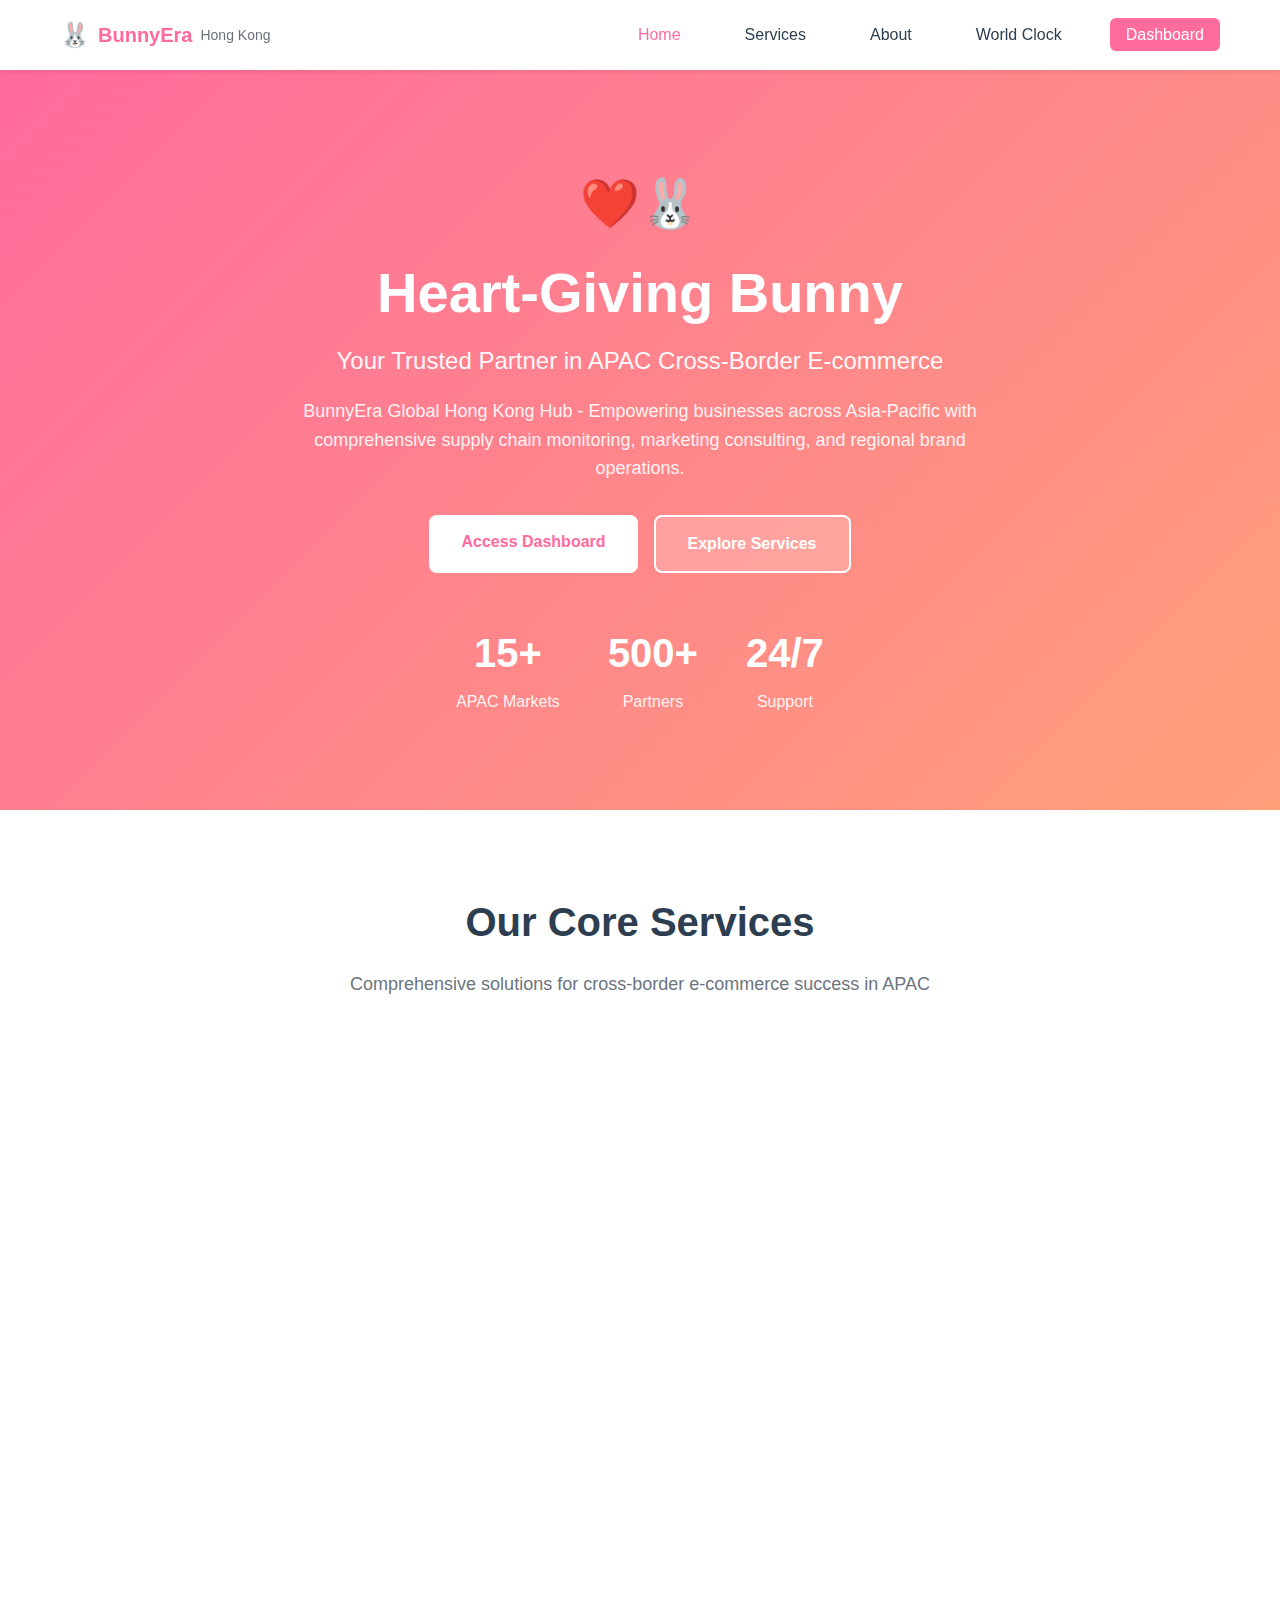
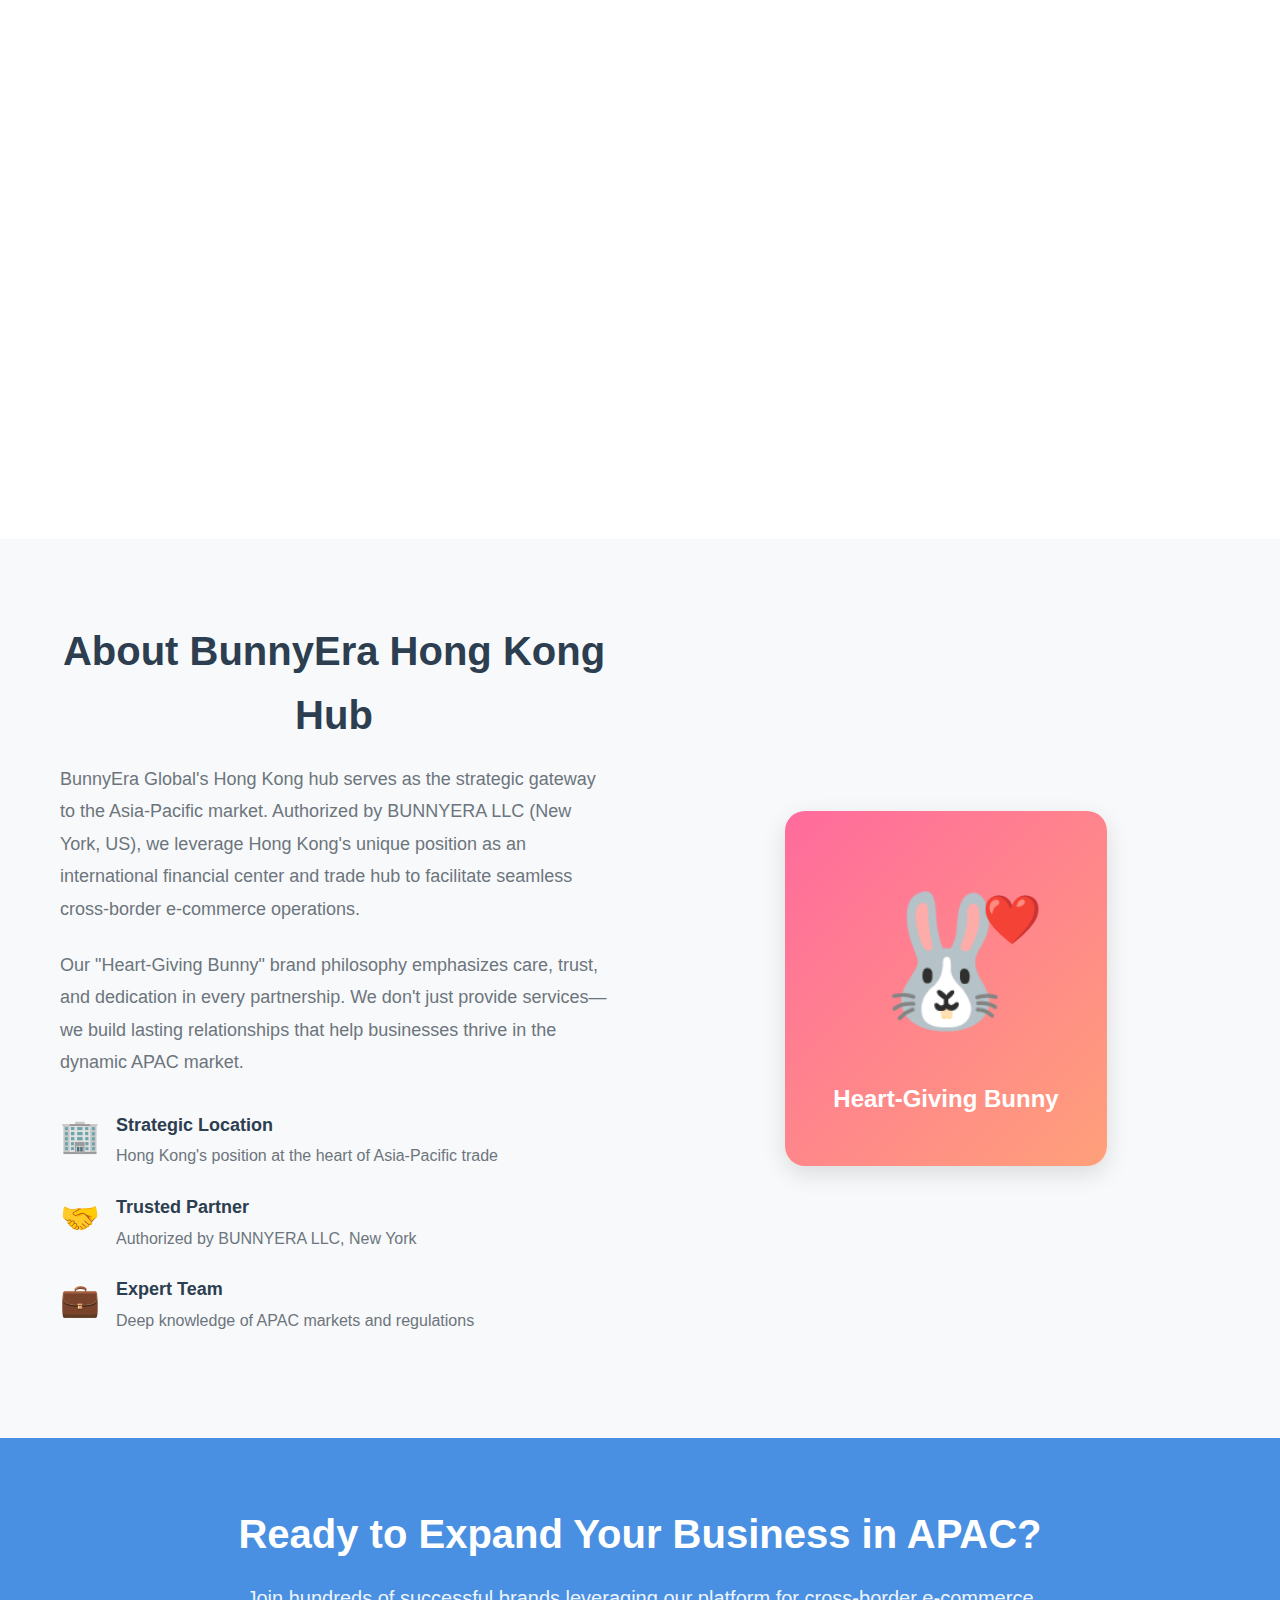
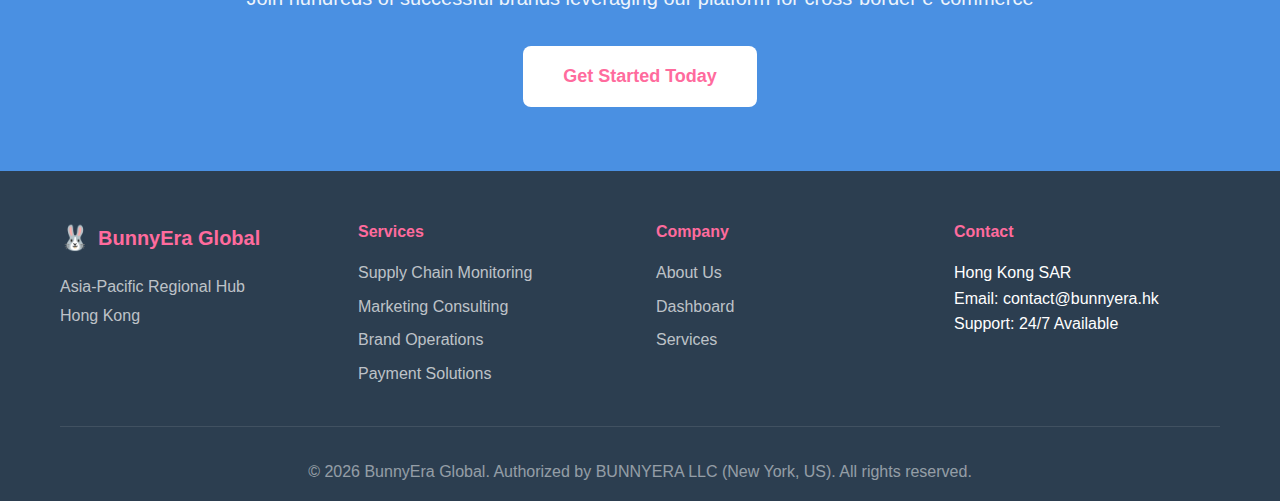
<file: index.html>
<!DOCTYPE html>
<html lang="en">
<head>
    <meta charset="UTF-8">
    <meta name="viewport" content="width=device-width, initial-scale=1.0">
    <meta name="description" content="BunnyEra Global - Hong Kong APAC Hub for Cross-Border E-commerce Solutions">
    <title>BunnyEra HK - APAC Cross-Border E-commerce Hub</title>
    <link rel="stylesheet" href="styles.css">
</head>
<body>
    <!-- Navigation -->
    <nav class="navbar">
        <div class="container">
            <div class="nav-brand">
                <span class="bunny-icon">🐰</span>
                <span class="brand-name">BunnyEra</span>
                <span class="brand-location">Hong Kong</span>
            </div>
            <ul class="nav-menu">
                <li><a href="#home" class="nav-link active">Home</a></li>
                <li><a href="#services" class="nav-link">Services</a></li>
                <li><a href="#about" class="nav-link">About</a></li>
                <li><a href="clock.html" class="nav-link">World Clock</a></li>
                <li><a href="demo/dashboard.html" class="nav-link btn-dashboard">Dashboard</a></li>
            </ul>
        </div>
    </nav>

    <!-- Hero Section -->
    <section id="home" class="hero">
        <div class="hero-content">
            <div class="hero-badge">
                <span class="bunny-heart">❤️🐰</span>
            </div>
            <h1 class="hero-title">Heart-Giving Bunny</h1>
            <p class="hero-subtitle">Your Trusted Partner in APAC Cross-Border E-commerce</p>
            <p class="hero-description">
                BunnyEra Global Hong Kong Hub - Empowering businesses across Asia-Pacific with 
                comprehensive supply chain monitoring, marketing consulting, and regional brand operations.
            </p>
            <div class="hero-buttons">
                <a href="demo/dashboard.html" class="btn btn-primary">Access Dashboard</a>
                <a href="#services" class="btn btn-secondary">Explore Services</a>
            </div>
            <div class="hero-stats">
                <div class="stat">
                    <div class="stat-value">15+</div>
                    <div class="stat-label">APAC Markets</div>
                </div>
                <div class="stat">
                    <div class="stat-value">500+</div>
                    <div class="stat-label">Partners</div>
                </div>
                <div class="stat">
                    <div class="stat-value">24/7</div>
                    <div class="stat-label">Support</div>
                </div>
            </div>
        </div>
    </section>

    <!-- Services Section -->
    <section id="services" class="services">
        <div class="container">
            <h2 class="section-title">Our Core Services</h2>
            <p class="section-subtitle">Comprehensive solutions for cross-border e-commerce success in APAC</p>
            
            <div class="services-grid">
                <div class="service-card">
                    <div class="service-icon">📦</div>
                    <h3>Supply Chain Monitoring</h3>
                    <p>Real-time tracking and optimization of your entire supply chain across Asia-Pacific markets with advanced analytics and predictive insights.</p>
                    <ul class="service-features">
                        <li>Real-time inventory tracking</li>
                        <li>Automated alerts & notifications</li>
                        <li>Cross-border logistics optimization</li>
                    </ul>
                </div>

                <div class="service-card">
                    <div class="service-icon">📊</div>
                    <h3>APAC Marketing Consulting</h3>
                    <p>Strategic marketing guidance tailored to diverse APAC markets, helping you navigate cultural nuances and consumer behaviors.</p>
                    <ul class="service-features">
                        <li>Market research & analysis</li>
                        <li>Localized marketing strategies</li>
                        <li>Campaign performance tracking</li>
                    </ul>
                </div>

                <div class="service-card">
                    <div class="service-icon">🌏</div>
                    <h3>Regional Brand Operations</h3>
                    <p>End-to-end brand management services across Hong Kong and APAC regions, ensuring consistent brand presence and growth.</p>
                    <ul class="service-features">
                        <li>Brand strategy development</li>
                        <li>Multi-channel management</li>
                        <li>Compliance & regulations</li>
                    </ul>
                </div>

                <div class="service-card">
                    <div class="service-icon">💳</div>
                    <h3>Cross-Border Payments</h3>
                    <p>Seamless payment processing solutions supporting multiple currencies and payment methods across APAC markets.</p>
                    <ul class="service-features">
                        <li>Multi-currency support</li>
                        <li>Secure payment gateway</li>
                        <li>Automated reconciliation</li>
                    </ul>
                </div>

                <div class="service-card">
                    <div class="service-icon">📱</div>
                    <h3>E-commerce Platform Integration</h3>
                    <p>Connect and synchronize with major APAC e-commerce platforms for unified operations and data management.</p>
                    <ul class="service-features">
                        <li>Multi-platform integration</li>
                        <li>Automated data sync</li>
                        <li>Unified dashboard</li>
                    </ul>
                </div>

                <div class="service-card">
                    <div class="service-icon">🎯</div>
                    <h3>Business Intelligence</h3>
                    <p>Data-driven insights and analytics to make informed decisions and optimize your cross-border operations.</p>
                    <ul class="service-features">
                        <li>Custom reports & analytics</li>
                        <li>Predictive modeling</li>
                        <li>Performance benchmarking</li>
                    </ul>
                </div>
            </div>
        </div>
    </section>

    <!-- About Section -->
    <section id="about" class="about">
        <div class="container">
            <div class="about-content">
                <div class="about-text">
                    <h2 class="section-title">About BunnyEra Hong Kong Hub</h2>
                    <p class="about-description">
                        BunnyEra Global's Hong Kong hub serves as the strategic gateway to the Asia-Pacific market. 
                        Authorized by BUNNYERA LLC (New York, US), we leverage Hong Kong's unique position as an 
                        international financial center and trade hub to facilitate seamless cross-border e-commerce operations.
                    </p>
                    <p class="about-description">
                        Our "Heart-Giving Bunny" brand philosophy emphasizes care, trust, and dedication in every 
                        partnership. We don't just provide services—we build lasting relationships that help businesses 
                        thrive in the dynamic APAC market.
                    </p>
                    
                    <div class="about-features">
                        <div class="about-feature">
                            <div class="feature-icon">🏢</div>
                            <div class="feature-content">
                                <h4>Strategic Location</h4>
                                <p>Hong Kong's position at the heart of Asia-Pacific trade</p>
                            </div>
                        </div>
                        <div class="about-feature">
                            <div class="feature-icon">🤝</div>
                            <div class="feature-content">
                                <h4>Trusted Partner</h4>
                                <p>Authorized by BUNNYERA LLC, New York</p>
                            </div>
                        </div>
                        <div class="about-feature">
                            <div class="feature-icon">💼</div>
                            <div class="feature-content">
                                <h4>Expert Team</h4>
                                <p>Deep knowledge of APAC markets and regulations</p>
                            </div>
                        </div>
                    </div>
                </div>
                
                <div class="about-visual">
                    <div class="bunny-brand">
                        <div class="bunny-large">🐰</div>
                        <div class="heart-accent">❤️</div>
                        <p class="brand-tagline">Heart-Giving Bunny</p>
                    </div>
                </div>
            </div>
        </div>
    </section>

    <!-- CTA Section -->
    <section class="cta">
        <div class="container">
            <h2>Ready to Expand Your Business in APAC?</h2>
            <p>Join hundreds of successful brands leveraging our platform for cross-border e-commerce</p>
            <a href="demo/dashboard.html" class="btn btn-primary btn-large">Get Started Today</a>
        </div>
    </section>

    <!-- Footer -->
    <footer class="footer">
        <div class="container">
            <div class="footer-content">
                <div class="footer-section">
                    <div class="footer-brand">
                        <span class="bunny-icon">🐰</span>
                        <span class="brand-name">BunnyEra Global</span>
                    </div>
                    <p class="footer-description">
                        Asia-Pacific Regional Hub<br>
                        Hong Kong
                    </p>
                </div>
                
                <div class="footer-section">
                    <h4>Services</h4>
                    <ul>
                        <li><a href="#services">Supply Chain Monitoring</a></li>
                        <li><a href="#services">Marketing Consulting</a></li>
                        <li><a href="#services">Brand Operations</a></li>
                        <li><a href="#services">Payment Solutions</a></li>
                    </ul>
                </div>
                
                <div class="footer-section">
                    <h4>Company</h4>
                    <ul>
                        <li><a href="#about">About Us</a></li>
                        <li><a href="demo/dashboard.html">Dashboard</a></li>
                        <li><a href="#services">Services</a></li>
                    </ul>
                </div>
                
                <div class="footer-section">
                    <h4>Contact</h4>
                    <p>
                        Hong Kong SAR<br>
                        Email: contact@bunnyera.hk<br>
                        Support: 24/7 Available
                    </p>
                </div>
            </div>
            
            <div class="footer-bottom">
                <p>&copy; 2026 BunnyEra Global. Authorized by BUNNYERA LLC (New York, US). All rights reserved.</p>
            </div>
        </div>
    </footer>

    <script src="script.js"></script>
</body>
</html>
</file>
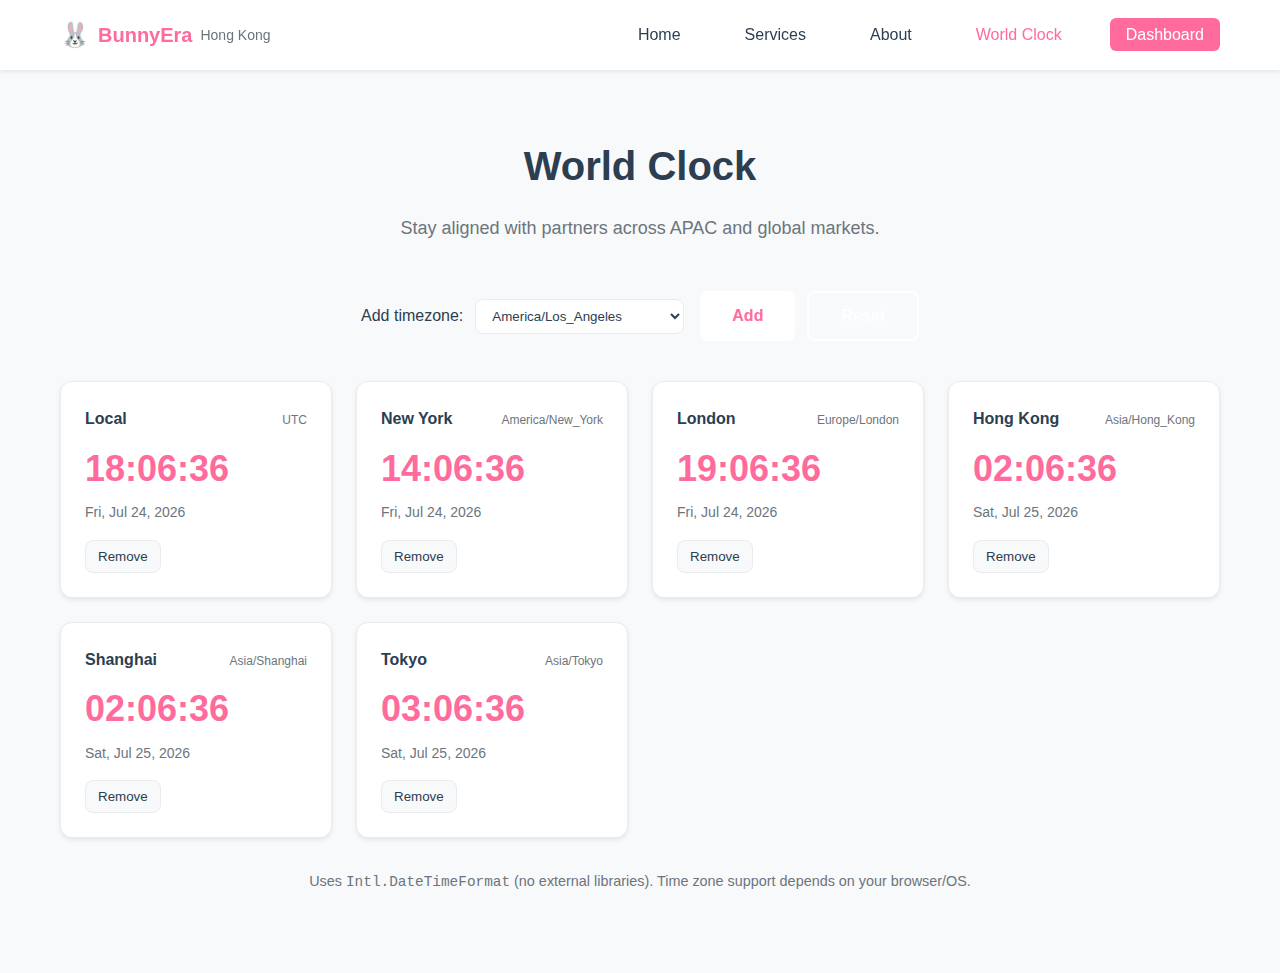
<file: clock.html>
<!doctype html>
<html lang="en">
<head>
  <meta charset="utf-8" />
  <meta name="viewport" content="width=device-width, initial-scale=1" />
  <meta name="description" content="BunnyEra World Clock - Track time zones across global markets" />
  <title>World Clock - BunnyEra HK</title>
  <link rel="stylesheet" href="styles.css" />
  <style>
    .clock-section {
      padding-top: 4rem;
      background: var(--bg-light);
    }
    .clock-controls {
      display: flex;
      flex-wrap: wrap;
      gap: 1rem;
      align-items: center;
      justify-content: center;
      margin: 2rem 0 2.5rem;
    }
    .clock-controls label {
      display: flex;
      align-items: center;
      gap: 0.75rem;
      font-weight: 500;
      color: var(--text-dark);
    }
    .clock-controls select {
      border: 1px solid var(--border-color);
      border-radius: 8px;
      padding: 0.5rem 0.75rem;
      background: var(--bg-white);
      color: var(--text-dark);
    }
    .clock-buttons {
      display: flex;
      gap: 0.75rem;
      flex-wrap: wrap;
      justify-content: center;
    }
    .clock-grid {
      display: grid;
      grid-template-columns: repeat(auto-fit, minmax(240px, 1fr));
      gap: 1.5rem;
    }
    .clock-card {
      background: var(--bg-white);
      border: 1px solid var(--border-color);
      border-radius: 12px;
      padding: 1.5rem;
      box-shadow: var(--shadow-sm);
      text-align: left;
    }
    .clock-card .label {
      display: flex;
      justify-content: space-between;
      align-items: baseline;
      gap: 0.75rem;
    }
    .clock-card .city {
      font-size: 1rem;
      font-weight: 600;
      color: var(--text-dark);
    }
    .clock-card .tz {
      font-size: 0.75rem;
      color: var(--text-light);
    }
    .clock-card .time {
      font-variant-numeric: tabular-nums;
      font-size: 2.25rem;
      font-weight: 700;
      color: var(--primary-color);
      margin-top: 0.5rem;
    }
    .clock-card .date {
      margin-top: 0.25rem;
      font-size: 0.875rem;
      color: var(--text-light);
    }
    .clock-remove {
      margin-top: 1rem;
      background: var(--bg-light);
      border: 1px solid var(--border-color);
      color: var(--text-dark);
      padding: 0.5rem 0.75rem;
      border-radius: 8px;
      cursor: pointer;
    }
    .clock-note {
      margin-top: 2rem;
      text-align: center;
      color: var(--text-light);
      font-size: 0.9rem;
    }
  </style>
</head>
<body>
  <nav class="navbar">
    <div class="container">
      <div class="nav-brand">
        <span class="bunny-icon">🐰</span>
        <span class="brand-name">BunnyEra</span>
        <span class="brand-location">Hong Kong</span>
      </div>
      <ul class="nav-menu">
        <li><a href="index.html#home" class="nav-link">Home</a></li>
        <li><a href="index.html#services" class="nav-link">Services</a></li>
        <li><a href="index.html#about" class="nav-link">About</a></li>
        <li><a href="clock.html" class="nav-link active">World Clock</a></li>
        <li><a href="demo/dashboard.html" class="nav-link btn-dashboard">Dashboard</a></li>
      </ul>
    </div>
  </nav>

  <section class="services clock-section">
    <div class="container">
      <h1 class="section-title">World Clock</h1>
      <p class="section-subtitle">Stay aligned with partners across APAC and global markets.</p>

      <div class="clock-controls">
        <label>
          Add timezone:
          <select id="tzSelect"></select>
        </label>
        <div class="clock-buttons">
          <button id="addBtn" class="btn btn-primary">Add</button>
          <button id="resetBtn" class="btn btn-secondary">Reset</button>
        </div>
      </div>

      <div id="grid" class="clock-grid"></div>

      <div class="clock-note">
        Uses <code>Intl.DateTimeFormat</code> (no external libraries). Time zone support depends on your browser/OS.
      </div>
    </div>
  </section>

  <script>
    // A friendly default set
    const DEFAULT_ZONES = [
      { city: "Local", tz: Intl.DateTimeFormat().resolvedOptions().timeZone || "UTC" },
      { city: "New York", tz: "America/New_York" },
      { city: "London", tz: "Europe/London" },
      { city: "Hong Kong", tz: "Asia/Hong_Kong" },
      { city: "Shanghai", tz: "Asia/Shanghai" },
      { city: "Tokyo", tz: "Asia/Tokyo" },
    ];

    // A curated list for dropdown (you can expand this)
    const ZONE_CHOICES = [
      "UTC",
      "America/New_York",
      "America/Los_Angeles",
      "America/Chicago",
      "America/Toronto",
      "America/Sao_Paulo",
      "Europe/London",
      "Europe/Paris",
      "Europe/Berlin",
      "Europe/Moscow",
      "Asia/Dubai",
      "Asia/Kolkata",
      "Asia/Bangkok",
      "Asia/Singapore",
      "Asia/Hong_Kong",
      "Asia/Shanghai",
      "Asia/Tokyo",
      "Asia/Seoul",
      "Australia/Sydney",
      "Pacific/Auckland",
    ];

    const state = {
      zones: JSON.parse(localStorage.getItem("worldclock.zones") || "null") || DEFAULT_ZONES
    };

    const grid = document.getElementById("grid");
    const tzSelect = document.getElementById("tzSelect");
    const addBtn = document.getElementById("addBtn");
    const resetBtn = document.getElementById("resetBtn");

    function save() {
      localStorage.setItem("worldclock.zones", JSON.stringify(state.zones));
    }

    function formatParts(tz) {
      const now = new Date();

      const timeFmt = new Intl.DateTimeFormat(undefined, {
        timeZone: tz,
        hour: "2-digit",
        minute: "2-digit",
        second: "2-digit",
        hour12: false
      });

      const dateFmt = new Intl.DateTimeFormat(undefined, {
        timeZone: tz,
        weekday: "short",
        year: "numeric",
        month: "short",
        day: "2-digit"
      });

      return {
        time: timeFmt.format(now),
        date: dateFmt.format(now)
      };
    }

    function render() {
      grid.innerHTML = "";

      state.zones.forEach((z, idx) => {
        const card = document.createElement("div");
        card.className = "clock-card";

        const top = document.createElement("div");
        top.className = "label";

        const city = document.createElement("div");
        city.className = "city";
        city.textContent = z.city;

        const tz = document.createElement("div");
        tz.className = "tz";
        tz.textContent = z.tz;

        top.appendChild(city);
        top.appendChild(tz);

        const time = document.createElement("div");
        time.className = "time";
        time.dataset.tz = z.tz;
        time.textContent = "--:--:--";

        const date = document.createElement("div");
        date.className = "date";
        date.dataset.tz = z.tz;
        date.textContent = "";

        const remove = document.createElement("button");
        remove.textContent = "Remove";
        remove.className = "clock-remove";
        remove.onclick = () => {
          state.zones.splice(idx, 1);
          save();
          render();
          tick(); // update after DOM changes
        };

        card.appendChild(top);
        card.appendChild(time);
        card.appendChild(date);
        card.appendChild(remove);

        grid.appendChild(card);
      });

      tick();
    }

    function tick() {
      const times = document.querySelectorAll(".time");
      const dates = document.querySelectorAll(".date");

      times.forEach(el => {
        const tz = el.dataset.tz;
        const { time } = formatParts(tz);
        el.textContent = time;
      });

      dates.forEach(el => {
        const tz = el.dataset.tz;
        const { date } = formatParts(tz);
        el.textContent = date;
      });
    }

    function initSelect() {
      tzSelect.innerHTML = "";
      const used = new Set(state.zones.map(z => z.tz));

      ZONE_CHOICES.forEach(tz => {
        const opt = document.createElement("option");
        opt.value = tz;
        opt.textContent = tz + (used.has(tz) ? " (added)" : "");
        opt.disabled = used.has(tz);
        tzSelect.appendChild(opt);
      });

      // Try to default to a not-yet-added zone
      const firstEnabled = Array.from(tzSelect.options).find(o => !o.disabled);
      if (firstEnabled) tzSelect.value = firstEnabled.value;
    }

    addBtn.onclick = () => {
      const tz = tzSelect.value;
      if (!tz) return;

      // create a readable city label from tz id
      const city = tz.split("/").slice(-1)[0].replaceAll("_", " ");
      state.zones.push({ city, tz });
      save();
      initSelect();
      render();
    };

    resetBtn.onclick = () => {
      state.zones = DEFAULT_ZONES.slice();
      save();
      initSelect();
      render();
    };

    // initial
    initSelect();
    render();
    setInterval(tick, 1000);
  </script>
</body>
</html>
</file>
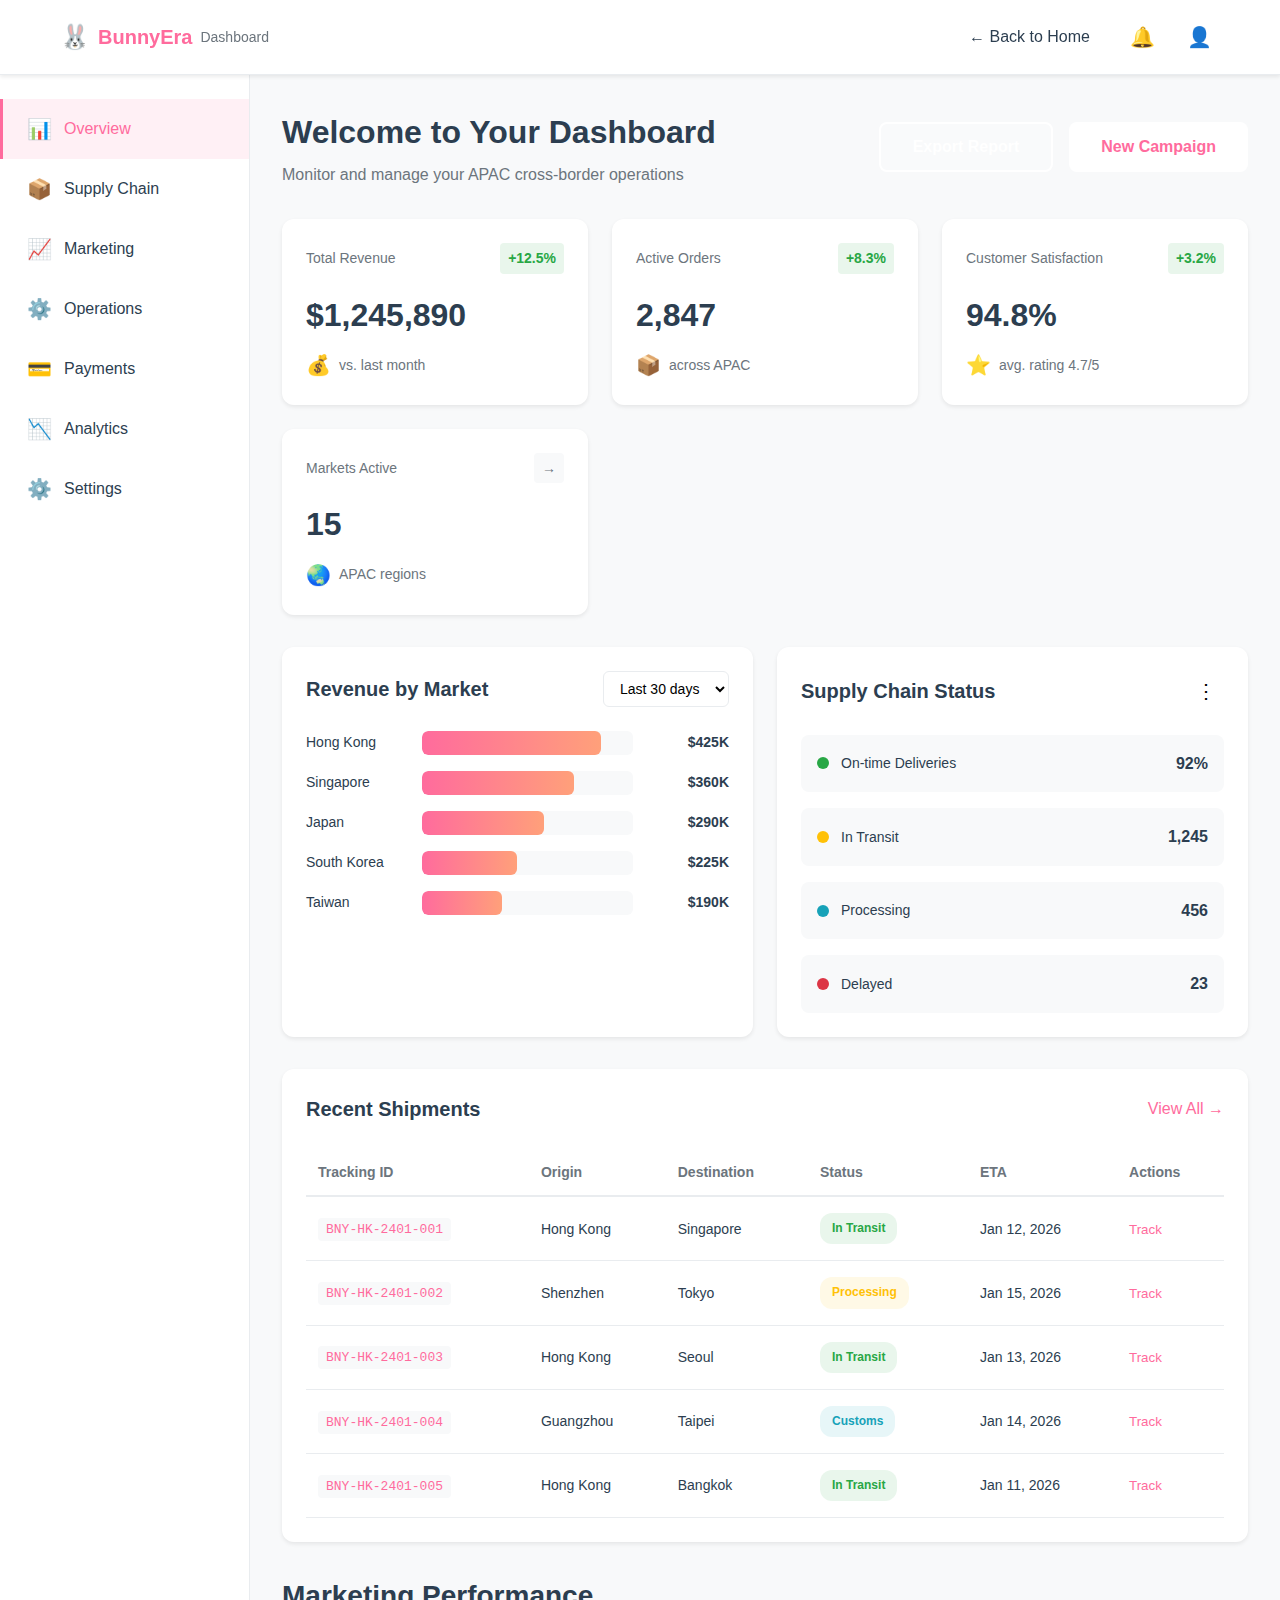
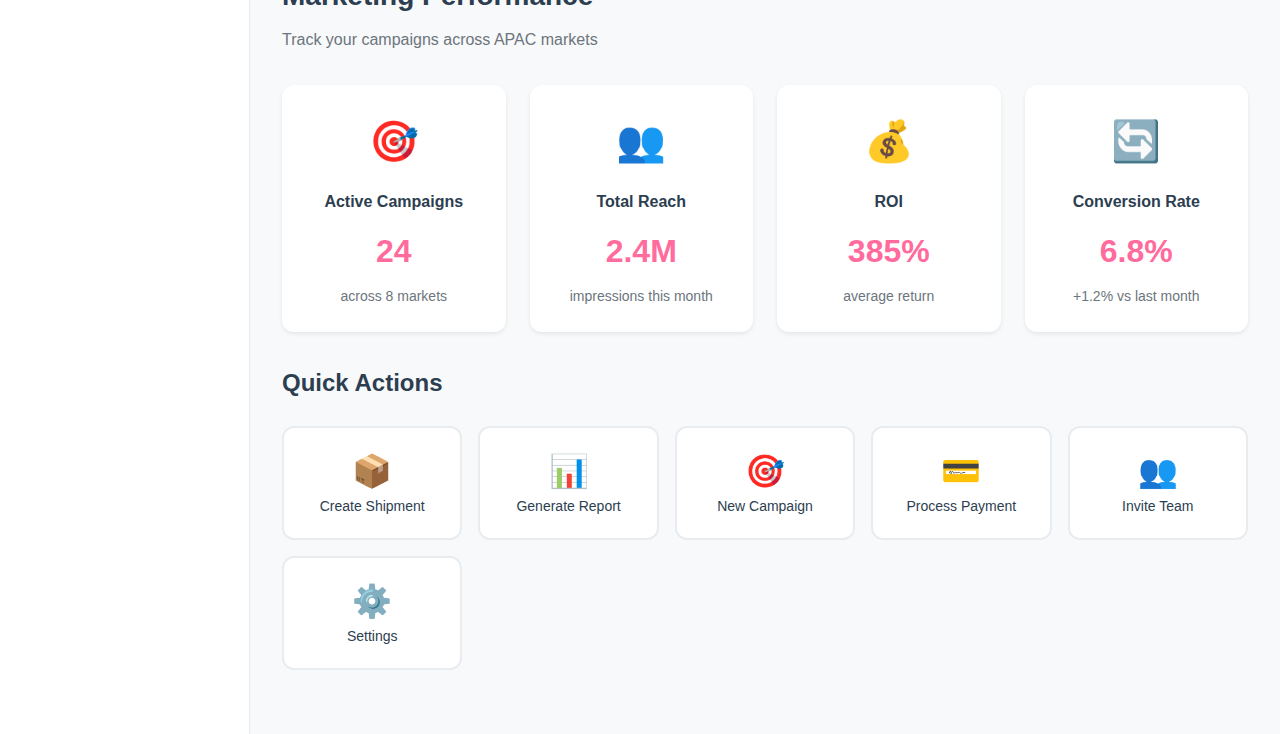
<file: dashboard.html>
<!DOCTYPE html>
<html lang="en">
<head>
    <meta charset="UTF-8">
    <meta name="viewport" content="width=device-width, initial-scale=1.0">
    <meta name="description" content="BunnyEra Dashboard - Manage your APAC cross-border e-commerce operations">
    <title>Dashboard - BunnyEra HK</title>
    <link rel="stylesheet" href="styles.css">
</head>
<body class="dashboard-body">
    <!-- Dashboard Navigation -->
    <nav class="navbar dashboard-nav">
        <div class="container">
            <div class="nav-brand">
                <span class="bunny-icon">🐰</span>
                <span class="brand-name">BunnyEra</span>
                <span class="brand-location">Dashboard</span>
            </div>
            <div class="nav-actions">
                <a href="index.html" class="nav-link">← Back to Home</a>
                <button class="btn-icon" title="Notifications">🔔</button>
                <button class="btn-icon" title="User Profile">👤</button>
            </div>
        </div>
    </nav>

    <div class="dashboard-layout">
        <!-- Sidebar -->
        <aside class="sidebar">
            <nav class="sidebar-nav">
                <a href="#overview" class="sidebar-link active">
                    <span class="sidebar-icon">📊</span>
                    <span class="sidebar-text">Overview</span>
                </a>
                <a href="#supply-chain" class="sidebar-link">
                    <span class="sidebar-icon">📦</span>
                    <span class="sidebar-text">Supply Chain</span>
                </a>
                <a href="#marketing" class="sidebar-link">
                    <span class="sidebar-icon">📈</span>
                    <span class="sidebar-text">Marketing</span>
                </a>
                <a href="#operations" class="sidebar-link">
                    <span class="sidebar-icon">⚙️</span>
                    <span class="sidebar-text">Operations</span>
                </a>
                <a href="#payments" class="sidebar-link">
                    <span class="sidebar-icon">💳</span>
                    <span class="sidebar-text">Payments</span>
                </a>
                <a href="#analytics" class="sidebar-link">
                    <span class="sidebar-icon">📉</span>
                    <span class="sidebar-text">Analytics</span>
                </a>
                <a href="#settings" class="sidebar-link">
                    <span class="sidebar-icon">⚙️</span>
                    <span class="sidebar-text">Settings</span>
                </a>
            </nav>
        </aside>

        <!-- Main Content -->
        <main class="dashboard-main">
            <!-- Header -->
            <header class="dashboard-header">
                <div>
                    <h1 class="dashboard-title">Welcome to Your Dashboard</h1>
                    <p class="dashboard-subtitle">Monitor and manage your APAC cross-border operations</p>
                </div>
                <div class="dashboard-header-actions">
                    <button class="btn btn-secondary">Export Report</button>
                    <button class="btn btn-primary">New Campaign</button>
                </div>
            </header>

            <!-- Metrics Cards -->
            <section id="overview" class="metrics-section">
                <div class="metrics-grid">
                    <div class="metric-card">
                        <div class="metric-header">
                            <span class="metric-label">Total Revenue</span>
                            <span class="metric-trend positive">+12.5%</span>
                        </div>
                        <div class="metric-value">$1,245,890</div>
                        <div class="metric-footer">
                            <span class="metric-icon">💰</span>
                            <span>vs. last month</span>
                        </div>
                    </div>

                    <div class="metric-card">
                        <div class="metric-header">
                            <span class="metric-label">Active Orders</span>
                            <span class="metric-trend positive">+8.3%</span>
                        </div>
                        <div class="metric-value">2,847</div>
                        <div class="metric-footer">
                            <span class="metric-icon">📦</span>
                            <span>across APAC</span>
                        </div>
                    </div>

                    <div class="metric-card">
                        <div class="metric-header">
                            <span class="metric-label">Customer Satisfaction</span>
                            <span class="metric-trend positive">+3.2%</span>
                        </div>
                        <div class="metric-value">94.8%</div>
                        <div class="metric-footer">
                            <span class="metric-icon">⭐</span>
                            <span>avg. rating 4.7/5</span>
                        </div>
                    </div>

                    <div class="metric-card">
                        <div class="metric-header">
                            <span class="metric-label">Markets Active</span>
                            <span class="metric-trend neutral">→</span>
                        </div>
                        <div class="metric-value">15</div>
                        <div class="metric-footer">
                            <span class="metric-icon">🌏</span>
                            <span>APAC regions</span>
                        </div>
                    </div>
                </div>
            </section>

            <!-- Charts Section -->
            <section class="charts-section">
                <div class="charts-grid">
                    <div class="chart-card">
                        <div class="chart-header">
                            <h3>Revenue by Market</h3>
                            <select class="chart-filter">
                                <option>Last 30 days</option>
                                <option>Last 90 days</option>
                                <option>Last year</option>
                            </select>
                        </div>
                        <div class="chart-content">
                            <div class="bar-chart">
                                <div class="bar-chart-item">
                                    <div class="bar-label">Hong Kong</div>
                                    <div class="bar-wrapper">
                                        <div class="bar-fill" style="width: 85%"></div>
                                    </div>
                                    <div class="bar-value">$425K</div>
                                </div>
                                <div class="bar-chart-item">
                                    <div class="bar-label">Singapore</div>
                                    <div class="bar-wrapper">
                                        <div class="bar-fill" style="width: 72%"></div>
                                    </div>
                                    <div class="bar-value">$360K</div>
                                </div>
                                <div class="bar-chart-item">
                                    <div class="bar-label">Japan</div>
                                    <div class="bar-wrapper">
                                        <div class="bar-fill" style="width: 58%"></div>
                                    </div>
                                    <div class="bar-value">$290K</div>
                                </div>
                                <div class="bar-chart-item">
                                    <div class="bar-label">South Korea</div>
                                    <div class="bar-wrapper">
                                        <div class="bar-fill" style="width: 45%"></div>
                                    </div>
                                    <div class="bar-value">$225K</div>
                                </div>
                                <div class="bar-chart-item">
                                    <div class="bar-label">Taiwan</div>
                                    <div class="bar-wrapper">
                                        <div class="bar-fill" style="width: 38%"></div>
                                    </div>
                                    <div class="bar-value">$190K</div>
                                </div>
                            </div>
                        </div>
                    </div>

                    <div class="chart-card">
                        <div class="chart-header">
                            <h3>Supply Chain Status</h3>
                            <button class="btn-icon">⋮</button>
                        </div>
                        <div class="chart-content">
                            <div class="status-list">
                                <div class="status-item">
                                    <div class="status-info">
                                        <span class="status-dot status-success"></span>
                                        <span class="status-label">On-time Deliveries</span>
                                    </div>
                                    <span class="status-value">92%</span>
                                </div>
                                <div class="status-item">
                                    <div class="status-info">
                                        <span class="status-dot status-warning"></span>
                                        <span class="status-label">In Transit</span>
                                    </div>
                                    <span class="status-value">1,245</span>
                                </div>
                                <div class="status-item">
                                    <div class="status-info">
                                        <span class="status-dot status-info"></span>
                                        <span class="status-label">Processing</span>
                                    </div>
                                    <span class="status-value">456</span>
                                </div>
                                <div class="status-item">
                                    <div class="status-info">
                                        <span class="status-dot status-error"></span>
                                        <span class="status-label">Delayed</span>
                                    </div>
                                    <span class="status-value">23</span>
                                </div>
                            </div>
                        </div>
                    </div>
                </div>
            </section>

            <!-- Recent Activity -->
            <section id="supply-chain" class="activity-section">
                <div class="activity-card">
                    <div class="activity-header">
                        <h3>Recent Shipments</h3>
                        <a href="#" class="link">View All →</a>
                    </div>
                    <div class="activity-table">
                        <table>
                            <thead>
                                <tr>
                                    <th>Tracking ID</th>
                                    <th>Origin</th>
                                    <th>Destination</th>
                                    <th>Status</th>
                                    <th>ETA</th>
                                    <th>Actions</th>
                                </tr>
                            </thead>
                            <tbody>
                                <tr>
                                    <td><code>BNY-HK-2401-001</code></td>
                                    <td>Hong Kong</td>
                                    <td>Singapore</td>
                                    <td><span class="badge badge-success">In Transit</span></td>
                                    <td>Jan 12, 2026</td>
                                    <td><button class="btn-link">Track</button></td>
                                </tr>
                                <tr>
                                    <td><code>BNY-HK-2401-002</code></td>
                                    <td>Shenzhen</td>
                                    <td>Tokyo</td>
                                    <td><span class="badge badge-warning">Processing</span></td>
                                    <td>Jan 15, 2026</td>
                                    <td><button class="btn-link">Track</button></td>
                                </tr>
                                <tr>
                                    <td><code>BNY-HK-2401-003</code></td>
                                    <td>Hong Kong</td>
                                    <td>Seoul</td>
                                    <td><span class="badge badge-success">In Transit</span></td>
                                    <td>Jan 13, 2026</td>
                                    <td><button class="btn-link">Track</button></td>
                                </tr>
                                <tr>
                                    <td><code>BNY-HK-2401-004</code></td>
                                    <td>Guangzhou</td>
                                    <td>Taipei</td>
                                    <td><span class="badge badge-info">Customs</span></td>
                                    <td>Jan 14, 2026</td>
                                    <td><button class="btn-link">Track</button></td>
                                </tr>
                                <tr>
                                    <td><code>BNY-HK-2401-005</code></td>
                                    <td>Hong Kong</td>
                                    <td>Bangkok</td>
                                    <td><span class="badge badge-success">In Transit</span></td>
                                    <td>Jan 11, 2026</td>
                                    <td><button class="btn-link">Track</button></td>
                                </tr>
                            </tbody>
                        </table>
                    </div>
                </div>
            </section>

            <!-- Marketing Performance -->
            <section id="marketing" class="marketing-section">
                <div class="section-header">
                    <h2>Marketing Performance</h2>
                    <p>Track your campaigns across APAC markets</p>
                </div>
                
                <div class="marketing-grid">
                    <div class="marketing-card">
                        <div class="marketing-icon">🎯</div>
                        <h4>Active Campaigns</h4>
                        <div class="marketing-value">24</div>
                        <p>across 8 markets</p>
                    </div>
                    
                    <div class="marketing-card">
                        <div class="marketing-icon">👥</div>
                        <h4>Total Reach</h4>
                        <div class="marketing-value">2.4M</div>
                        <p>impressions this month</p>
                    </div>
                    
                    <div class="marketing-card">
                        <div class="marketing-icon">💰</div>
                        <h4>ROI</h4>
                        <div class="marketing-value">385%</div>
                        <p>average return</p>
                    </div>
                    
                    <div class="marketing-card">
                        <div class="marketing-icon">🔄</div>
                        <h4>Conversion Rate</h4>
                        <div class="marketing-value">6.8%</div>
                        <p>+1.2% vs last month</p>
                    </div>
                </div>
            </section>

            <!-- Quick Actions -->
            <section id="operations" class="quick-actions-section">
                <h3>Quick Actions</h3>
                <div class="quick-actions-grid">
                    <button class="quick-action-card">
                        <span class="quick-action-icon">📦</span>
                        <span class="quick-action-label">Create Shipment</span>
                    </button>
                    <button class="quick-action-card">
                        <span class="quick-action-icon">📊</span>
                        <span class="quick-action-label">Generate Report</span>
                    </button>
                    <button class="quick-action-card">
                        <span class="quick-action-icon">🎯</span>
                        <span class="quick-action-label">New Campaign</span>
                    </button>
                    <button class="quick-action-card">
                        <span class="quick-action-icon">💳</span>
                        <span class="quick-action-label">Process Payment</span>
                    </button>
                    <button class="quick-action-card">
                        <span class="quick-action-icon">👥</span>
                        <span class="quick-action-label">Invite Team</span>
                    </button>
                    <button class="quick-action-card">
                        <span class="quick-action-icon">⚙️</span>
                        <span class="quick-action-label">Settings</span>
                    </button>
                </div>
            </section>
        </main>
    </div>

    <script src="dashboard.js"></script>
</body>
</html>
</file>
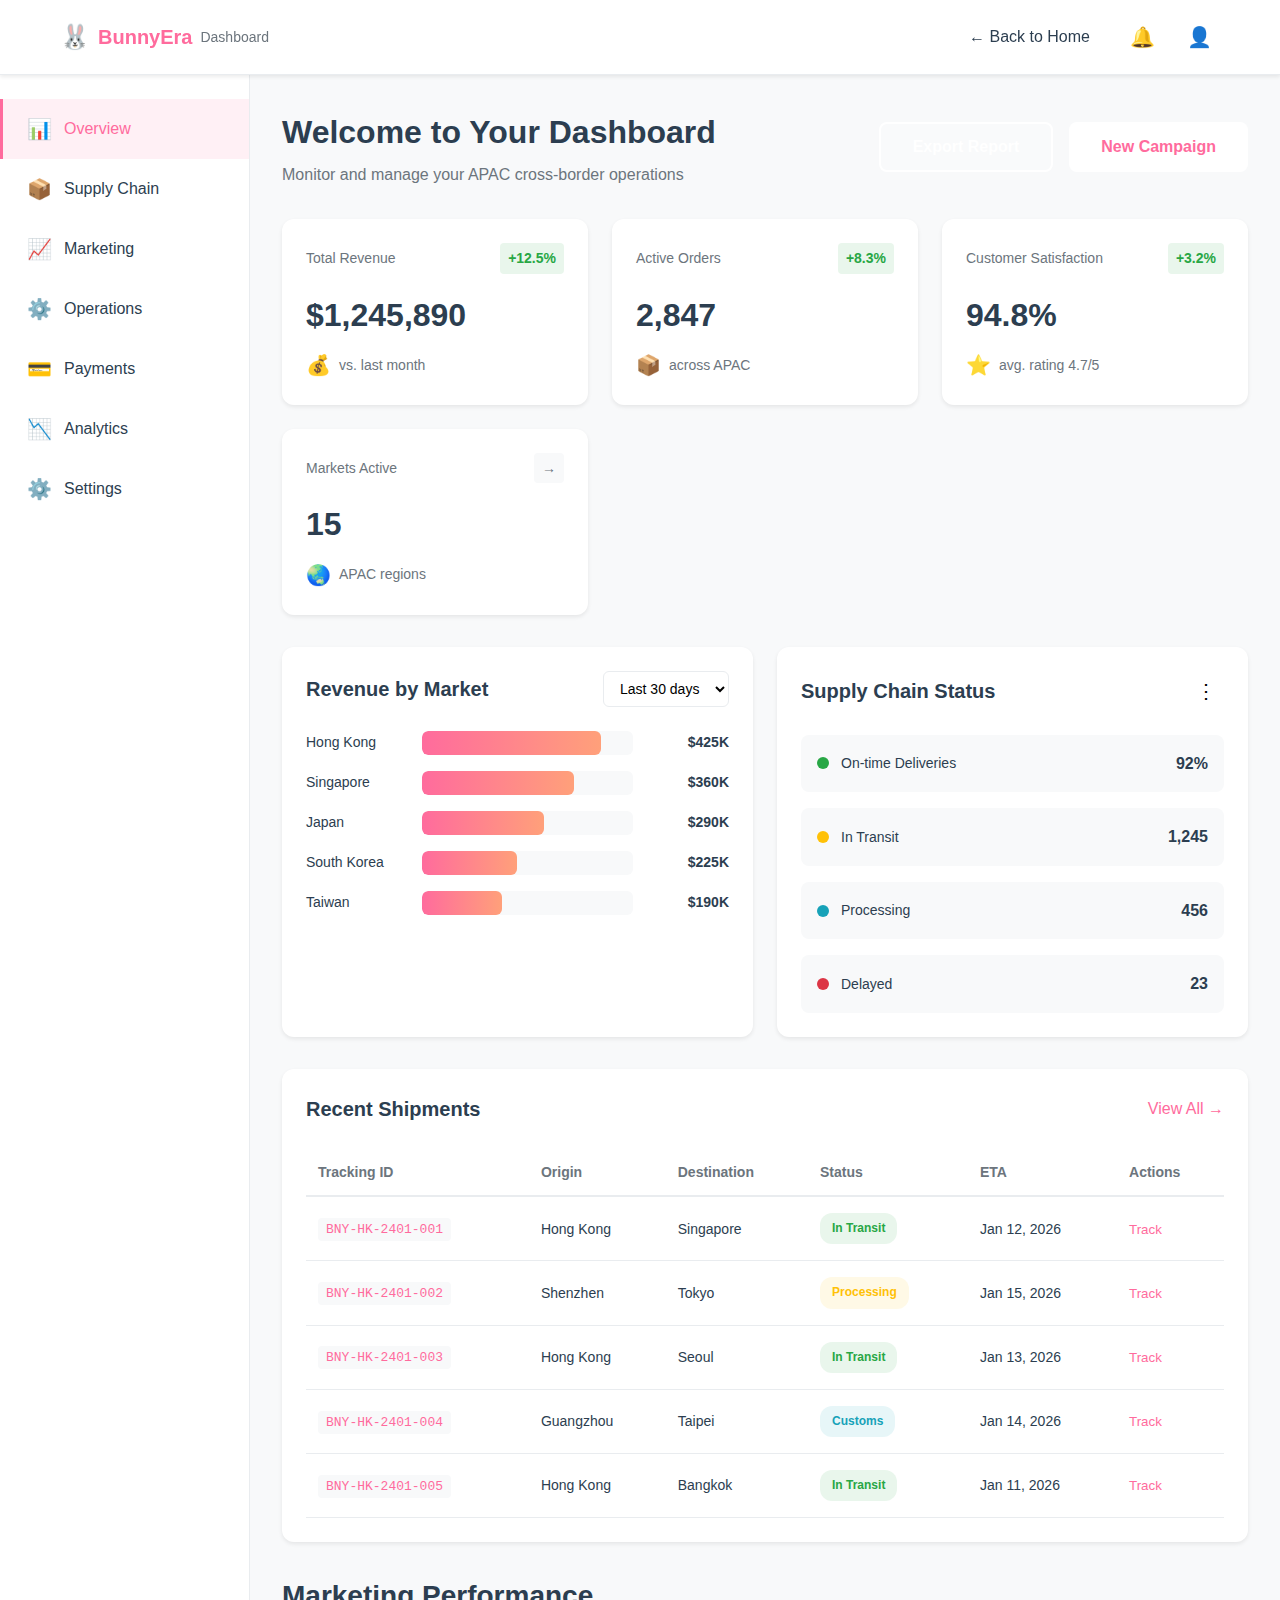
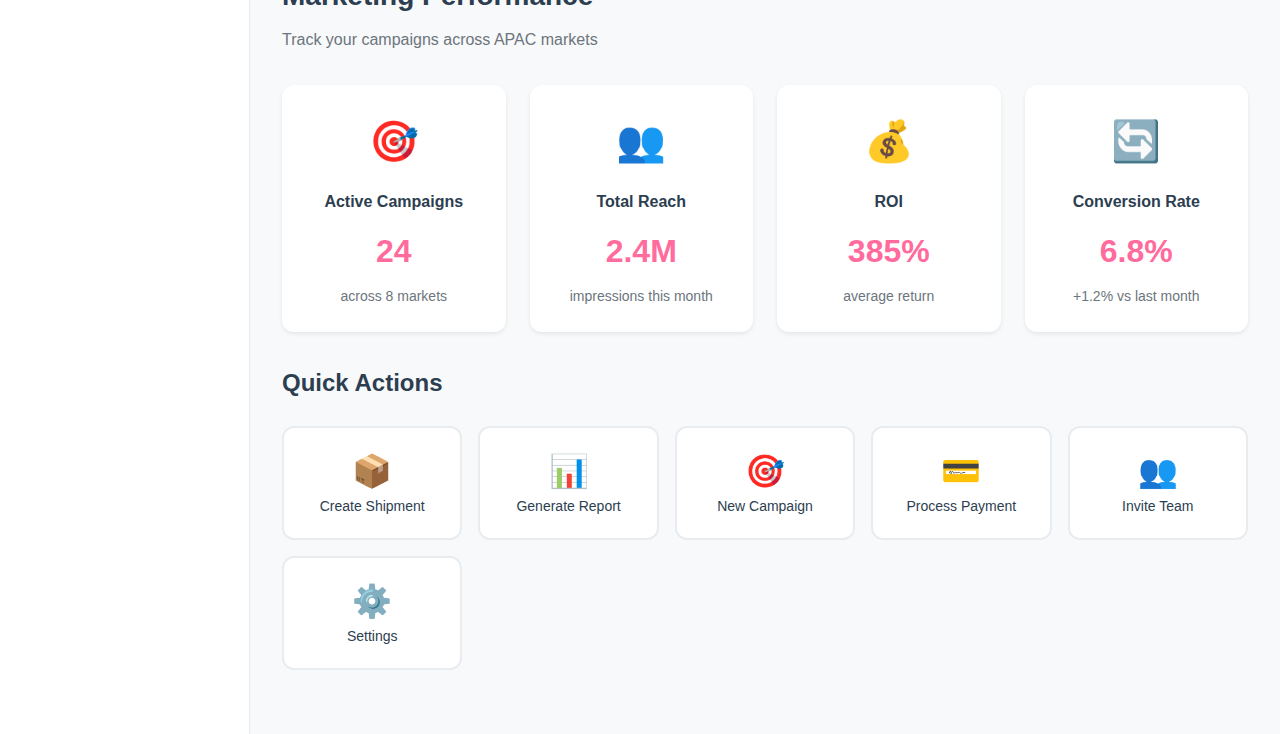
<file: demo/dashboard.html>
<!DOCTYPE html>
<html lang="en">
<head>
    <meta charset="UTF-8">
    <meta name="viewport" content="width=device-width, initial-scale=1.0">
    <meta name="description" content="BunnyEra Dashboard - Manage your APAC cross-border e-commerce operations">
    <title>Dashboard - BunnyEra HK</title>
    <link rel="stylesheet" href="../styles.css">
</head>
<body class="dashboard-body">
    <!-- Dashboard Navigation -->
    <nav class="navbar dashboard-nav">
        <div class="container">
            <div class="nav-brand">
                <span class="bunny-icon">🐰</span>
                <span class="brand-name">BunnyEra</span>
                <span class="brand-location">Dashboard</span>
            </div>
            <div class="nav-actions">
                <a href="../index.html" class="nav-link">← Back to Home</a>
                <button class="btn-icon" title="Notifications">🔔</button>
                <button class="btn-icon" title="User Profile">👤</button>
            </div>
        </div>
    </nav>

    <div class="dashboard-layout">
        <!-- Sidebar -->
        <aside class="sidebar">
            <nav class="sidebar-nav">
                <a href="#overview" class="sidebar-link active">
                    <span class="sidebar-icon">📊</span>
                    <span class="sidebar-text">Overview</span>
                </a>
                <a href="#supply-chain" class="sidebar-link">
                    <span class="sidebar-icon">📦</span>
                    <span class="sidebar-text">Supply Chain</span>
                </a>
                <a href="#marketing" class="sidebar-link">
                    <span class="sidebar-icon">📈</span>
                    <span class="sidebar-text">Marketing</span>
                </a>
                <a href="#operations" class="sidebar-link">
                    <span class="sidebar-icon">⚙️</span>
                    <span class="sidebar-text">Operations</span>
                </a>
                <a href="#payments" class="sidebar-link">
                    <span class="sidebar-icon">💳</span>
                    <span class="sidebar-text">Payments</span>
                </a>
                <a href="#analytics" class="sidebar-link">
                    <span class="sidebar-icon">📉</span>
                    <span class="sidebar-text">Analytics</span>
                </a>
                <a href="#settings" class="sidebar-link">
                    <span class="sidebar-icon">⚙️</span>
                    <span class="sidebar-text">Settings</span>
                </a>
            </nav>
        </aside>

        <!-- Main Content -->
        <main class="dashboard-main">
            <!-- Header -->
            <header class="dashboard-header">
                <div>
                    <h1 class="dashboard-title">Welcome to Your Dashboard</h1>
                    <p class="dashboard-subtitle">Monitor and manage your APAC cross-border operations</p>
                </div>
                <div class="dashboard-header-actions">
                    <button class="btn btn-secondary">Export Report</button>
                    <button class="btn btn-primary">New Campaign</button>
                </div>
            </header>

            <!-- Metrics Cards -->
            <section id="overview" class="metrics-section">
                <div class="metrics-grid">
                    <div class="metric-card">
                        <div class="metric-header">
                            <span class="metric-label">Total Revenue</span>
                            <span class="metric-trend positive">+12.5%</span>
                        </div>
                        <div class="metric-value">$1,245,890</div>
                        <div class="metric-footer">
                            <span class="metric-icon">💰</span>
                            <span>vs. last month</span>
                        </div>
                    </div>

                    <div class="metric-card">
                        <div class="metric-header">
                            <span class="metric-label">Active Orders</span>
                            <span class="metric-trend positive">+8.3%</span>
                        </div>
                        <div class="metric-value">2,847</div>
                        <div class="metric-footer">
                            <span class="metric-icon">📦</span>
                            <span>across APAC</span>
                        </div>
                    </div>

                    <div class="metric-card">
                        <div class="metric-header">
                            <span class="metric-label">Customer Satisfaction</span>
                            <span class="metric-trend positive">+3.2%</span>
                        </div>
                        <div class="metric-value">94.8%</div>
                        <div class="metric-footer">
                            <span class="metric-icon">⭐</span>
                            <span>avg. rating 4.7/5</span>
                        </div>
                    </div>

                    <div class="metric-card">
                        <div class="metric-header">
                            <span class="metric-label">Markets Active</span>
                            <span class="metric-trend neutral">→</span>
                        </div>
                        <div class="metric-value">15</div>
                        <div class="metric-footer">
                            <span class="metric-icon">🌏</span>
                            <span>APAC regions</span>
                        </div>
                    </div>
                </div>
            </section>

            <!-- Charts Section -->
            <section class="charts-section">
                <div class="charts-grid">
                    <div class="chart-card">
                        <div class="chart-header">
                            <h3>Revenue by Market</h3>
                            <select class="chart-filter">
                                <option>Last 30 days</option>
                                <option>Last 90 days</option>
                                <option>Last year</option>
                            </select>
                        </div>
                        <div class="chart-content">
                            <div class="bar-chart">
                                <div class="bar-chart-item">
                                    <div class="bar-label">Hong Kong</div>
                                    <div class="bar-wrapper">
                                        <div class="bar-fill" style="width: 85%"></div>
                                    </div>
                                    <div class="bar-value">$425K</div>
                                </div>
                                <div class="bar-chart-item">
                                    <div class="bar-label">Singapore</div>
                                    <div class="bar-wrapper">
                                        <div class="bar-fill" style="width: 72%"></div>
                                    </div>
                                    <div class="bar-value">$360K</div>
                                </div>
                                <div class="bar-chart-item">
                                    <div class="bar-label">Japan</div>
                                    <div class="bar-wrapper">
                                        <div class="bar-fill" style="width: 58%"></div>
                                    </div>
                                    <div class="bar-value">$290K</div>
                                </div>
                                <div class="bar-chart-item">
                                    <div class="bar-label">South Korea</div>
                                    <div class="bar-wrapper">
                                        <div class="bar-fill" style="width: 45%"></div>
                                    </div>
                                    <div class="bar-value">$225K</div>
                                </div>
                                <div class="bar-chart-item">
                                    <div class="bar-label">Taiwan</div>
                                    <div class="bar-wrapper">
                                        <div class="bar-fill" style="width: 38%"></div>
                                    </div>
                                    <div class="bar-value">$190K</div>
                                </div>
                            </div>
                        </div>
                    </div>

                    <div class="chart-card">
                        <div class="chart-header">
                            <h3>Supply Chain Status</h3>
                            <button class="btn-icon">⋮</button>
                        </div>
                        <div class="chart-content">
                            <div class="status-list">
                                <div class="status-item">
                                    <div class="status-info">
                                        <span class="status-dot status-success"></span>
                                        <span class="status-label">On-time Deliveries</span>
                                    </div>
                                    <span class="status-value">92%</span>
                                </div>
                                <div class="status-item">
                                    <div class="status-info">
                                        <span class="status-dot status-warning"></span>
                                        <span class="status-label">In Transit</span>
                                    </div>
                                    <span class="status-value">1,245</span>
                                </div>
                                <div class="status-item">
                                    <div class="status-info">
                                        <span class="status-dot status-info"></span>
                                        <span class="status-label">Processing</span>
                                    </div>
                                    <span class="status-value">456</span>
                                </div>
                                <div class="status-item">
                                    <div class="status-info">
                                        <span class="status-dot status-error"></span>
                                        <span class="status-label">Delayed</span>
                                    </div>
                                    <span class="status-value">23</span>
                                </div>
                            </div>
                        </div>
                    </div>
                </div>
            </section>

            <!-- Recent Activity -->
            <section id="supply-chain" class="activity-section">
                <div class="activity-card">
                    <div class="activity-header">
                        <h3>Recent Shipments</h3>
                        <a href="#" class="link">View All →</a>
                    </div>
                    <div class="activity-table">
                        <table>
                            <thead>
                                <tr>
                                    <th>Tracking ID</th>
                                    <th>Origin</th>
                                    <th>Destination</th>
                                    <th>Status</th>
                                    <th>ETA</th>
                                    <th>Actions</th>
                                </tr>
                            </thead>
                            <tbody>
                                <tr>
                                    <td><code>BNY-HK-2401-001</code></td>
                                    <td>Hong Kong</td>
                                    <td>Singapore</td>
                                    <td><span class="badge badge-success">In Transit</span></td>
                                    <td>Jan 12, 2026</td>
                                    <td><button class="btn-link">Track</button></td>
                                </tr>
                                <tr>
                                    <td><code>BNY-HK-2401-002</code></td>
                                    <td>Shenzhen</td>
                                    <td>Tokyo</td>
                                    <td><span class="badge badge-warning">Processing</span></td>
                                    <td>Jan 15, 2026</td>
                                    <td><button class="btn-link">Track</button></td>
                                </tr>
                                <tr>
                                    <td><code>BNY-HK-2401-003</code></td>
                                    <td>Hong Kong</td>
                                    <td>Seoul</td>
                                    <td><span class="badge badge-success">In Transit</span></td>
                                    <td>Jan 13, 2026</td>
                                    <td><button class="btn-link">Track</button></td>
                                </tr>
                                <tr>
                                    <td><code>BNY-HK-2401-004</code></td>
                                    <td>Guangzhou</td>
                                    <td>Taipei</td>
                                    <td><span class="badge badge-info">Customs</span></td>
                                    <td>Jan 14, 2026</td>
                                    <td><button class="btn-link">Track</button></td>
                                </tr>
                                <tr>
                                    <td><code>BNY-HK-2401-005</code></td>
                                    <td>Hong Kong</td>
                                    <td>Bangkok</td>
                                    <td><span class="badge badge-success">In Transit</span></td>
                                    <td>Jan 11, 2026</td>
                                    <td><button class="btn-link">Track</button></td>
                                </tr>
                            </tbody>
                        </table>
                    </div>
                </div>
            </section>

            <!-- Marketing Performance -->
            <section id="marketing" class="marketing-section">
                <div class="section-header">
                    <h2>Marketing Performance</h2>
                    <p>Track your campaigns across APAC markets</p>
                </div>
                
                <div class="marketing-grid">
                    <div class="marketing-card">
                        <div class="marketing-icon">🎯</div>
                        <h4>Active Campaigns</h4>
                        <div class="marketing-value">24</div>
                        <p>across 8 markets</p>
                    </div>
                    
                    <div class="marketing-card">
                        <div class="marketing-icon">👥</div>
                        <h4>Total Reach</h4>
                        <div class="marketing-value">2.4M</div>
                        <p>impressions this month</p>
                    </div>
                    
                    <div class="marketing-card">
                        <div class="marketing-icon">💰</div>
                        <h4>ROI</h4>
                        <div class="marketing-value">385%</div>
                        <p>average return</p>
                    </div>
                    
                    <div class="marketing-card">
                        <div class="marketing-icon">🔄</div>
                        <h4>Conversion Rate</h4>
                        <div class="marketing-value">6.8%</div>
                        <p>+1.2% vs last month</p>
                    </div>
                </div>
            </section>

            <!-- Quick Actions -->
            <section id="operations" class="quick-actions-section">
                <h3>Quick Actions</h3>
                <div class="quick-actions-grid">
                    <button class="quick-action-card">
                        <span class="quick-action-icon">📦</span>
                        <span class="quick-action-label">Create Shipment</span>
                    </button>
                    <button class="quick-action-card">
                        <span class="quick-action-icon">📊</span>
                        <span class="quick-action-label">Generate Report</span>
                    </button>
                    <button class="quick-action-card">
                        <span class="quick-action-icon">🎯</span>
                        <span class="quick-action-label">New Campaign</span>
                    </button>
                    <button class="quick-action-card">
                        <span class="quick-action-icon">💳</span>
                        <span class="quick-action-label">Process Payment</span>
                    </button>
                    <button class="quick-action-card">
                        <span class="quick-action-icon">👥</span>
                        <span class="quick-action-label">Invite Team</span>
                    </button>
                    <button class="quick-action-card">
                        <span class="quick-action-icon">⚙️</span>
                        <span class="quick-action-label">Settings</span>
                    </button>
                </div>
            </section>
        </main>
    </div>

    <script src="dashboard.js"></script>
</body>
</html>
</file>
<file: styles.css>
/* Global Styles */
:root {
    --primary-color: #FF6B9D;
    --primary-dark: #E5507E;
    --secondary-color: #4A90E2;
    --accent-color: #FFA07A;
    --text-dark: #2C3E50;
    --text-light: #6C757D;
    --bg-light: #F8F9FA;
    --bg-white: #FFFFFF;
    --border-color: #E9ECEF;
    --success-color: #28A745;
    --warning-color: #FFC107;
    --error-color: #DC3545;
    --info-color: #17A2B8;
    --shadow-sm: 0 2px 4px rgba(0,0,0,0.08);
    --shadow-md: 0 4px 12px rgba(0,0,0,0.1);
    --shadow-lg: 0 8px 24px rgba(0,0,0,0.12);
    --transition: all 0.3s ease;
}

* {
    margin: 0;
    padding: 0;
    box-sizing: border-box;
}

body {
    font-family: -apple-system, BlinkMacSystemFont, 'Segoe UI', Roboto, 'Helvetica Neue', Arial, sans-serif;
    line-height: 1.6;
    color: var(--text-dark);
    background-color: var(--bg-light);
}

.container {
    max-width: 1200px;
    margin: 0 auto;
    padding: 0 20px;
}

/* Navigation */
.navbar {
    background: var(--bg-white);
    box-shadow: var(--shadow-sm);
    position: sticky;
    top: 0;
    z-index: 1000;
    padding: 1rem 0;
}

.navbar .container {
    display: flex;
    justify-content: space-between;
    align-items: center;
}

.nav-brand {
    display: flex;
    align-items: center;
    gap: 0.5rem;
    font-weight: 600;
    font-size: 1.25rem;
}

.bunny-icon {
    font-size: 1.5rem;
}

.brand-name {
    color: var(--primary-color);
}

.brand-location {
    color: var(--text-light);
    font-size: 0.875rem;
    font-weight: 400;
}

.nav-menu {
    display: flex;
    list-style: none;
    gap: 2rem;
    align-items: center;
}

.nav-link {
    text-decoration: none;
    color: var(--text-dark);
    font-weight: 500;
    transition: var(--transition);
    padding: 0.5rem 1rem;
    border-radius: 6px;
}

.nav-link:hover {
    color: var(--primary-color);
    background: var(--bg-light);
}

.nav-link.active {
    color: var(--primary-color);
}

.btn-dashboard {
    background: var(--primary-color);
    color: white !important;
}

.btn-dashboard:hover {
    background: var(--primary-dark);
}

/* Hero Section */
.hero {
    background: linear-gradient(135deg, #FF6B9D 0%, #FFA07A 100%);
    color: white;
    padding: 6rem 2rem;
    text-align: center;
}

.hero-content {
    max-width: 900px;
    margin: 0 auto;
}

.hero-badge {
    margin-bottom: 1rem;
}

.bunny-heart {
    font-size: 3rem;
    display: inline-block;
    animation: float 3s ease-in-out infinite;
}

@keyframes float {
    0%, 100% { transform: translateY(0); }
    50% { transform: translateY(-10px); }
}

.hero-title {
    font-size: 3.5rem;
    font-weight: 700;
    margin-bottom: 1rem;
    line-height: 1.2;
}

.hero-subtitle {
    font-size: 1.5rem;
    margin-bottom: 1rem;
    opacity: 0.95;
}

.hero-description {
    font-size: 1.125rem;
    margin-bottom: 2rem;
    opacity: 0.9;
    max-width: 700px;
    margin-left: auto;
    margin-right: auto;
}

.hero-buttons {
    display: flex;
    gap: 1rem;
    justify-content: center;
    margin-bottom: 3rem;
}

.btn {
    padding: 0.875rem 2rem;
    border: none;
    border-radius: 8px;
    font-size: 1rem;
    font-weight: 600;
    text-decoration: none;
    display: inline-block;
    cursor: pointer;
    transition: var(--transition);
}

.btn-primary {
    background: white;
    color: var(--primary-color);
}

.btn-primary:hover {
    transform: translateY(-2px);
    box-shadow: var(--shadow-lg);
}

.btn-secondary {
    background: rgba(255, 255, 255, 0.2);
    color: white;
    border: 2px solid white;
}

.btn-secondary:hover {
    background: white;
    color: var(--primary-color);
}

.btn-large {
    padding: 1rem 2.5rem;
    font-size: 1.125rem;
}

.hero-stats {
    display: flex;
    justify-content: center;
    gap: 3rem;
    margin-top: 3rem;
}

.stat {
    text-align: center;
}

.stat-value {
    font-size: 2.5rem;
    font-weight: 700;
    margin-bottom: 0.25rem;
}

.stat-label {
    font-size: 1rem;
    opacity: 0.9;
}

/* Services Section */
.services {
    padding: 5rem 2rem;
    background: var(--bg-white);
}

.section-title {
    font-size: 2.5rem;
    font-weight: 700;
    text-align: center;
    margin-bottom: 1rem;
    color: var(--text-dark);
}

.section-subtitle {
    text-align: center;
    font-size: 1.125rem;
    color: var(--text-light);
    margin-bottom: 3rem;
    max-width: 600px;
    margin-left: auto;
    margin-right: auto;
}

.services-grid {
    display: grid;
    grid-template-columns: repeat(auto-fit, minmax(320px, 1fr));
    gap: 2rem;
    margin-top: 3rem;
}

.service-card {
    background: var(--bg-white);
    border: 1px solid var(--border-color);
    border-radius: 12px;
    padding: 2rem;
    transition: var(--transition);
}

.service-card:hover {
    transform: translateY(-5px);
    box-shadow: var(--shadow-lg);
    border-color: var(--primary-color);
}

.service-icon {
    font-size: 3rem;
    margin-bottom: 1rem;
    display: block;
}

.service-card h3 {
    font-size: 1.5rem;
    margin-bottom: 1rem;
    color: var(--text-dark);
}

.service-card p {
    color: var(--text-light);
    margin-bottom: 1.5rem;
}

.service-features {
    list-style: none;
    margin-top: 1.5rem;
}

.service-features li {
    padding: 0.5rem 0;
    color: var(--text-light);
    position: relative;
    padding-left: 1.5rem;
}

.service-features li:before {
    content: "✓";
    position: absolute;
    left: 0;
    color: var(--success-color);
    font-weight: bold;
}

/* About Section */
.about {
    padding: 5rem 2rem;
    background: var(--bg-light);
}

.about-content {
    display: grid;
    grid-template-columns: 1fr 1fr;
    gap: 4rem;
    align-items: center;
}

.about-description {
    font-size: 1.125rem;
    color: var(--text-light);
    margin-bottom: 1.5rem;
    line-height: 1.8;
}

.about-features {
    margin-top: 2rem;
}

.about-feature {
    display: flex;
    gap: 1rem;
    margin-bottom: 1.5rem;
    align-items: start;
}

.feature-icon {
    font-size: 2rem;
    flex-shrink: 0;
}

.feature-content h4 {
    font-size: 1.125rem;
    margin-bottom: 0.25rem;
    color: var(--text-dark);
}

.feature-content p {
    color: var(--text-light);
}

.about-visual {
    display: flex;
    justify-content: center;
    align-items: center;
}

.bunny-brand {
    background: linear-gradient(135deg, #FF6B9D 0%, #FFA07A 100%);
    border-radius: 20px;
    padding: 3rem;
    text-align: center;
    box-shadow: var(--shadow-lg);
    position: relative;
}

.bunny-large {
    font-size: 8rem;
    margin-bottom: 1rem;
    animation: float 3s ease-in-out infinite;
}

.heart-accent {
    font-size: 3rem;
    position: absolute;
    top: 20%;
    right: 20%;
    animation: pulse 2s ease-in-out infinite;
}

@keyframes pulse {
    0%, 100% { transform: scale(1); }
    50% { transform: scale(1.1); }
}

.brand-tagline {
    color: white;
    font-size: 1.5rem;
    font-weight: 600;
}

/* CTA Section */
.cta {
    background: var(--secondary-color);
    color: white;
    padding: 4rem 2rem;
    text-align: center;
}

.cta h2 {
    font-size: 2.5rem;
    margin-bottom: 1rem;
}

.cta p {
    font-size: 1.25rem;
    margin-bottom: 2rem;
    opacity: 0.9;
}

/* Footer */
.footer {
    background: var(--text-dark);
    color: white;
    padding: 3rem 2rem 1rem;
}

.footer-content {
    display: grid;
    grid-template-columns: repeat(auto-fit, minmax(200px, 1fr));
    gap: 2rem;
    margin-bottom: 2rem;
}

.footer-brand {
    display: flex;
    align-items: center;
    gap: 0.5rem;
    font-size: 1.25rem;
    font-weight: 600;
    margin-bottom: 1rem;
}

.footer-description {
    color: rgba(255, 255, 255, 0.7);
    line-height: 1.8;
}

.footer-section h4 {
    margin-bottom: 1rem;
    color: var(--primary-color);
}

.footer-section ul {
    list-style: none;
}

.footer-section ul li {
    margin-bottom: 0.5rem;
}

.footer-section a {
    color: rgba(255, 255, 255, 0.7);
    text-decoration: none;
    transition: var(--transition);
}

.footer-section a:hover {
    color: var(--primary-color);
}

.footer-bottom {
    border-top: 1px solid rgba(255, 255, 255, 0.1);
    padding-top: 2rem;
    text-align: center;
    color: rgba(255, 255, 255, 0.5);
}

/* Dashboard Styles */
.dashboard-body {
    background: var(--bg-light);
}

.dashboard-nav {
    background: var(--bg-white);
    border-bottom: 1px solid var(--border-color);
}

.nav-actions {
    display: flex;
    gap: 1rem;
    align-items: center;
}

.btn-icon {
    background: none;
    border: none;
    font-size: 1.25rem;
    cursor: pointer;
    padding: 0.5rem;
    border-radius: 6px;
    transition: var(--transition);
}

.btn-icon:hover {
    background: var(--bg-light);
}

.dashboard-layout {
    display: flex;
    min-height: calc(100vh - 70px);
}

/* Sidebar */
.sidebar {
    width: 250px;
    background: var(--bg-white);
    border-right: 1px solid var(--border-color);
    padding: 1.5rem 0;
}

.sidebar-nav {
    display: flex;
    flex-direction: column;
}

.sidebar-link {
    display: flex;
    align-items: center;
    gap: 0.75rem;
    padding: 0.875rem 1.5rem;
    text-decoration: none;
    color: var(--text-dark);
    transition: var(--transition);
    border-left: 3px solid transparent;
}

.sidebar-link:hover {
    background: var(--bg-light);
    border-left-color: var(--primary-color);
}

.sidebar-link.active {
    background: rgba(255, 107, 157, 0.1);
    border-left-color: var(--primary-color);
    color: var(--primary-color);
}

.sidebar-icon {
    font-size: 1.25rem;
}

.sidebar-text {
    font-weight: 500;
}

/* Dashboard Main */
.dashboard-main {
    flex: 1;
    padding: 2rem;
    overflow-y: auto;
}

.dashboard-header {
    display: flex;
    justify-content: space-between;
    align-items: center;
    margin-bottom: 2rem;
}

.dashboard-title {
    font-size: 2rem;
    font-weight: 700;
    color: var(--text-dark);
}

.dashboard-subtitle {
    color: var(--text-light);
    margin-top: 0.25rem;
}

.dashboard-header-actions {
    display: flex;
    gap: 1rem;
}

/* Metrics Section */
.metrics-section {
    margin-bottom: 2rem;
}

.metrics-grid {
    display: grid;
    grid-template-columns: repeat(auto-fit, minmax(250px, 1fr));
    gap: 1.5rem;
}

.metric-card {
    background: var(--bg-white);
    border-radius: 12px;
    padding: 1.5rem;
    box-shadow: var(--shadow-sm);
    transition: var(--transition);
}

.metric-card:hover {
    box-shadow: var(--shadow-md);
    transform: translateY(-2px);
}

.metric-header {
    display: flex;
    justify-content: space-between;
    align-items: center;
    margin-bottom: 1rem;
}

.metric-label {
    color: var(--text-light);
    font-size: 0.875rem;
    font-weight: 500;
}

.metric-trend {
    font-size: 0.875rem;
    font-weight: 600;
    padding: 0.25rem 0.5rem;
    border-radius: 4px;
}

.metric-trend.positive {
    color: var(--success-color);
    background: rgba(40, 167, 69, 0.1);
}

.metric-trend.negative {
    color: var(--error-color);
    background: rgba(220, 53, 69, 0.1);
}

.metric-trend.neutral {
    color: var(--text-light);
    background: var(--bg-light);
}

.metric-value {
    font-size: 2rem;
    font-weight: 700;
    color: var(--text-dark);
    margin-bottom: 0.5rem;
}

.metric-footer {
    display: flex;
    align-items: center;
    gap: 0.5rem;
    color: var(--text-light);
    font-size: 0.875rem;
}

.metric-icon {
    font-size: 1.25rem;
}

/* Charts Section */
.charts-section {
    margin-bottom: 2rem;
}

.charts-grid {
    display: grid;
    grid-template-columns: repeat(auto-fit, minmax(400px, 1fr));
    gap: 1.5rem;
}

.chart-card {
    background: var(--bg-white);
    border-radius: 12px;
    padding: 1.5rem;
    box-shadow: var(--shadow-sm);
}

.chart-header {
    display: flex;
    justify-content: space-between;
    align-items: center;
    margin-bottom: 1.5rem;
}

.chart-header h3 {
    font-size: 1.25rem;
    font-weight: 600;
    color: var(--text-dark);
}

.chart-filter {
    padding: 0.5rem 0.75rem;
    border: 1px solid var(--border-color);
    border-radius: 6px;
    font-size: 0.875rem;
    background: var(--bg-white);
    cursor: pointer;
}

.chart-content {
    margin-top: 1rem;
}

/* Bar Chart */
.bar-chart {
    display: flex;
    flex-direction: column;
    gap: 1rem;
}

.bar-chart-item {
    display: grid;
    grid-template-columns: 100px 1fr 80px;
    align-items: center;
    gap: 1rem;
}

.bar-label {
    font-size: 0.875rem;
    font-weight: 500;
    color: var(--text-dark);
}

.bar-wrapper {
    background: var(--bg-light);
    border-radius: 6px;
    height: 24px;
    overflow: hidden;
}

.bar-fill {
    background: linear-gradient(90deg, var(--primary-color), var(--accent-color));
    height: 100%;
    border-radius: 6px;
    transition: width 0.5s ease;
}

.bar-value {
    font-size: 0.875rem;
    font-weight: 600;
    color: var(--text-dark);
    text-align: right;
}

/* Status List */
.status-list {
    display: flex;
    flex-direction: column;
    gap: 1rem;
}

.status-item {
    display: flex;
    justify-content: space-between;
    align-items: center;
    padding: 1rem;
    background: var(--bg-light);
    border-radius: 8px;
}

.status-info {
    display: flex;
    align-items: center;
    gap: 0.75rem;
}

.status-dot {
    width: 12px;
    height: 12px;
    border-radius: 50%;
    flex-shrink: 0;
}

.status-dot.status-success {
    background: var(--success-color);
}

.status-dot.status-warning {
    background: var(--warning-color);
}

.status-dot.status-error {
    background: var(--error-color);
}

.status-dot.status-info {
    background: var(--info-color);
}

.status-label {
    font-size: 0.875rem;
    font-weight: 500;
    color: var(--text-dark);
}

.status-value {
    font-size: 1rem;
    font-weight: 600;
    color: var(--text-dark);
}

/* Activity Section */
.activity-section {
    margin-bottom: 2rem;
}

.activity-card {
    background: var(--bg-white);
    border-radius: 12px;
    padding: 1.5rem;
    box-shadow: var(--shadow-sm);
}

.activity-header {
    display: flex;
    justify-content: space-between;
    align-items: center;
    margin-bottom: 1.5rem;
}

.activity-header h3 {
    font-size: 1.25rem;
    font-weight: 600;
    color: var(--text-dark);
}

.link {
    color: var(--primary-color);
    text-decoration: none;
    font-weight: 500;
    transition: var(--transition);
}

.link:hover {
    color: var(--primary-dark);
}

.activity-table {
    overflow-x: auto;
}

.activity-table table {
    width: 100%;
    border-collapse: collapse;
}

.activity-table th {
    text-align: left;
    padding: 0.75rem;
    font-size: 0.875rem;
    font-weight: 600;
    color: var(--text-light);
    border-bottom: 2px solid var(--border-color);
}

.activity-table td {
    padding: 1rem 0.75rem;
    font-size: 0.875rem;
    border-bottom: 1px solid var(--border-color);
}

.activity-table code {
    background: var(--bg-light);
    padding: 0.25rem 0.5rem;
    border-radius: 4px;
    font-size: 0.8125rem;
    color: var(--primary-color);
    font-family: 'Courier New', monospace;
}

.badge {
    padding: 0.375rem 0.75rem;
    border-radius: 12px;
    font-size: 0.75rem;
    font-weight: 600;
    display: inline-block;
}

.badge-success {
    background: rgba(40, 167, 69, 0.1);
    color: var(--success-color);
}

.badge-warning {
    background: rgba(255, 193, 7, 0.1);
    color: var(--warning-color);
}

.badge-error {
    background: rgba(220, 53, 69, 0.1);
    color: var(--error-color);
}

.badge-info {
    background: rgba(23, 162, 184, 0.1);
    color: var(--info-color);
}

.btn-link {
    background: none;
    border: none;
    color: var(--primary-color);
    font-weight: 500;
    cursor: pointer;
    transition: var(--transition);
}

.btn-link:hover {
    color: var(--primary-dark);
    text-decoration: underline;
}

/* Marketing Section */
.marketing-section {
    margin-bottom: 2rem;
}

.section-header {
    margin-bottom: 2rem;
}

.section-header h2 {
    font-size: 1.75rem;
    font-weight: 700;
    color: var(--text-dark);
    margin-bottom: 0.5rem;
}

.section-header p {
    color: var(--text-light);
}

.marketing-grid {
    display: grid;
    grid-template-columns: repeat(auto-fit, minmax(200px, 1fr));
    gap: 1.5rem;
}

.marketing-card {
    background: var(--bg-white);
    border-radius: 12px;
    padding: 1.5rem;
    text-align: center;
    box-shadow: var(--shadow-sm);
    transition: var(--transition);
}

.marketing-card:hover {
    transform: translateY(-3px);
    box-shadow: var(--shadow-md);
}

.marketing-icon {
    font-size: 2.5rem;
    margin-bottom: 1rem;
}

.marketing-card h4 {
    font-size: 1rem;
    font-weight: 600;
    color: var(--text-dark);
    margin-bottom: 0.75rem;
}

.marketing-value {
    font-size: 2rem;
    font-weight: 700;
    color: var(--primary-color);
    margin-bottom: 0.5rem;
}

.marketing-card p {
    font-size: 0.875rem;
    color: var(--text-light);
}

/* Quick Actions */
.quick-actions-section {
    margin-bottom: 2rem;
}

.quick-actions-section h3 {
    font-size: 1.5rem;
    font-weight: 600;
    color: var(--text-dark);
    margin-bottom: 1.5rem;
}

.quick-actions-grid {
    display: grid;
    grid-template-columns: repeat(auto-fit, minmax(150px, 1fr));
    gap: 1rem;
}

.quick-action-card {
    background: var(--bg-white);
    border: 2px solid var(--border-color);
    border-radius: 12px;
    padding: 1.5rem;
    text-align: center;
    cursor: pointer;
    transition: var(--transition);
}

.quick-action-card:hover {
    border-color: var(--primary-color);
    transform: translateY(-3px);
    box-shadow: var(--shadow-md);
}

.quick-action-icon {
    font-size: 2rem;
    display: block;
    margin-bottom: 0.5rem;
}

.quick-action-label {
    font-size: 0.875rem;
    font-weight: 500;
    color: var(--text-dark);
}

/* Responsive Design */
@media (max-width: 1024px) {
    .dashboard-layout {
        flex-direction: column;
    }
    
    .sidebar {
        width: 100%;
        border-right: none;
        border-bottom: 1px solid var(--border-color);
    }
    
    .sidebar-nav {
        flex-direction: row;
        overflow-x: auto;
    }
    
    .sidebar-link {
        border-left: none;
        border-bottom: 3px solid transparent;
        white-space: nowrap;
    }
    
    .sidebar-link:hover,
    .sidebar-link.active {
        border-left: none;
        border-bottom-color: var(--primary-color);
    }
}

@media (max-width: 768px) {
    .nav-menu {
        gap: 1rem;
    }
    
    .nav-link {
        padding: 0.5rem;
        font-size: 0.875rem;
    }
    
    .hero {
        padding: 4rem 1.5rem;
    }
    
    .hero-title {
        font-size: 2.5rem;
    }
    
    .hero-subtitle {
        font-size: 1.25rem;
    }
    
    .hero-buttons {
        flex-direction: column;
    }
    
    .hero-stats {
        gap: 2rem;
    }
    
    .stat-value {
        font-size: 2rem;
    }
    
    .services-grid,
    .metrics-grid,
    .charts-grid {
        grid-template-columns: 1fr;
    }
    
    .about-content {
        grid-template-columns: 1fr;
    }
    
    .footer-content {
        grid-template-columns: 1fr;
    }
    
    .dashboard-header {
        flex-direction: column;
        align-items: flex-start;
        gap: 1rem;
    }
    
    .dashboard-header-actions {
        width: 100%;
        justify-content: flex-start;
    }
}

@media (max-width: 480px) {
    .hero-title {
        font-size: 2rem;
    }
    
    .section-title {
        font-size: 2rem;
    }
    
    .bunny-large {
        font-size: 5rem;
    }
    
    .bar-chart-item {
        grid-template-columns: 1fr;
        gap: 0.5rem;
    }
    
    .bar-value {
        text-align: left;
    }
}
</file>
